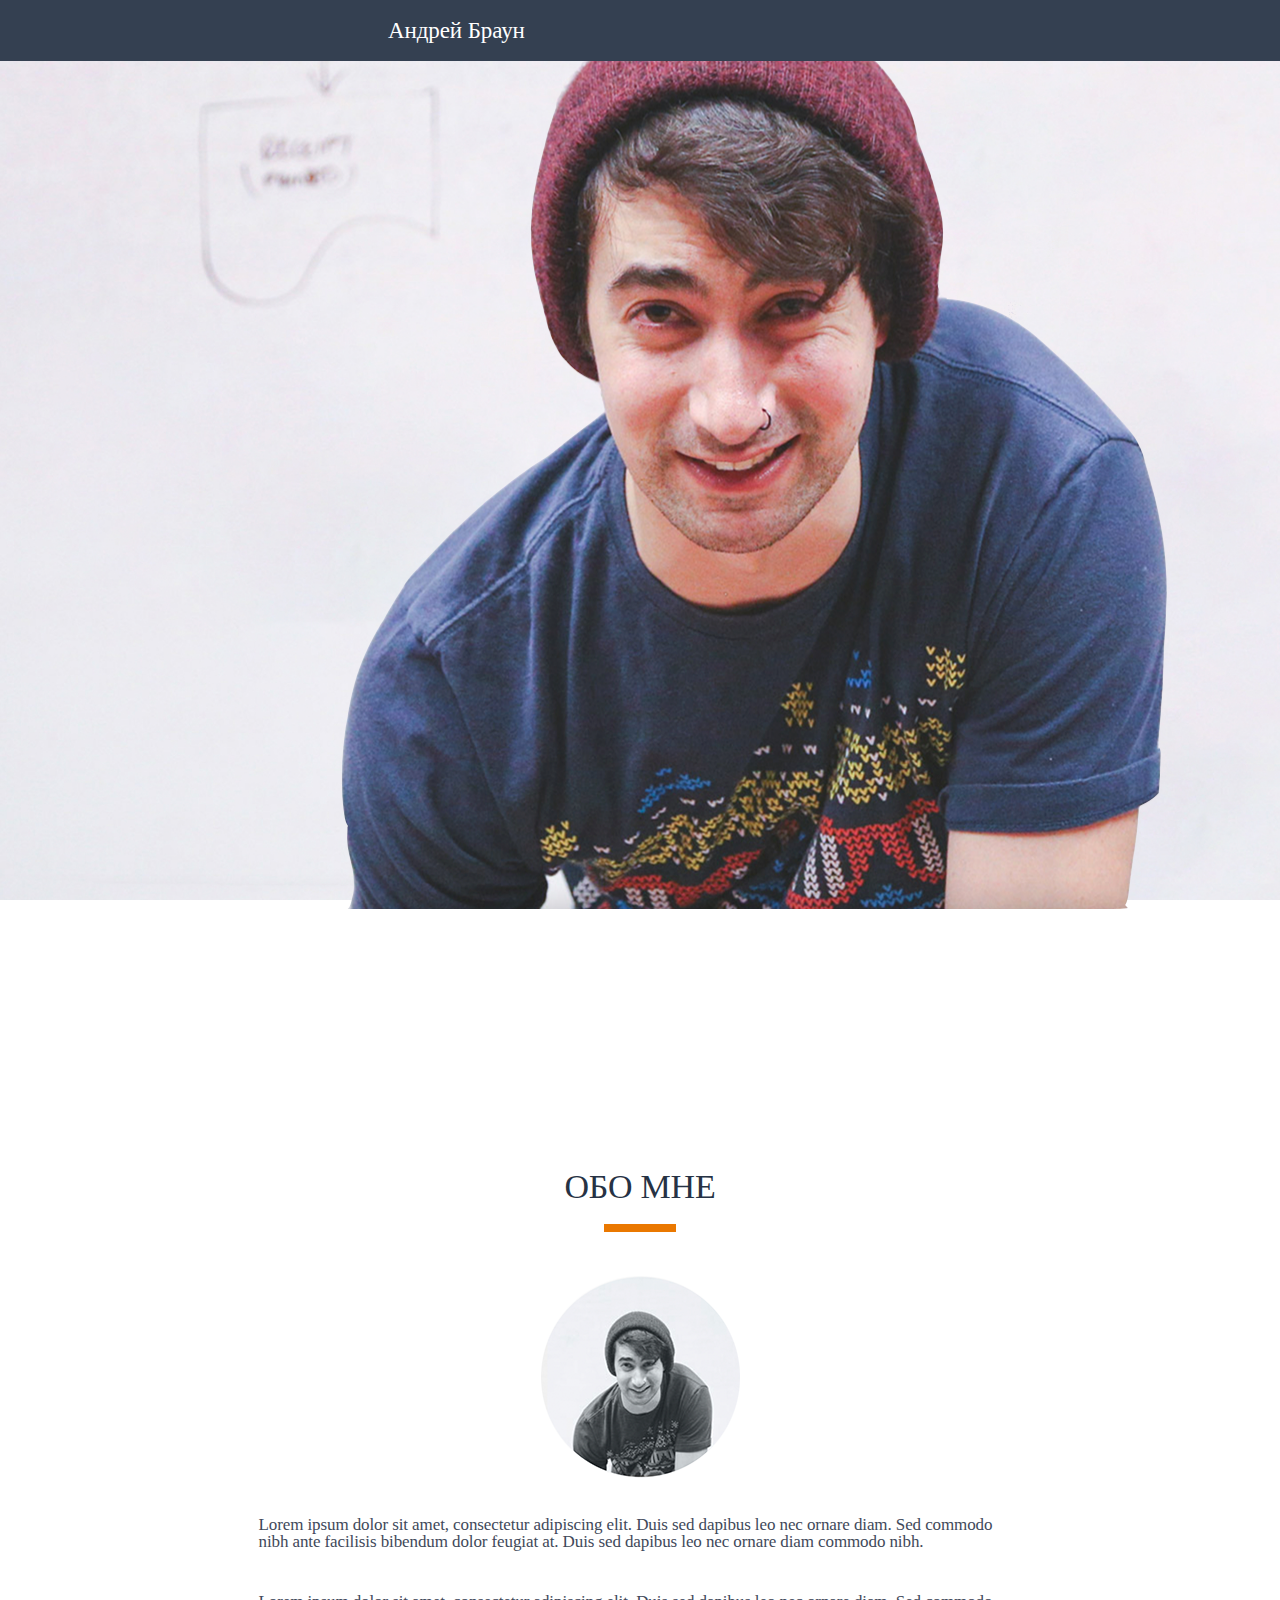
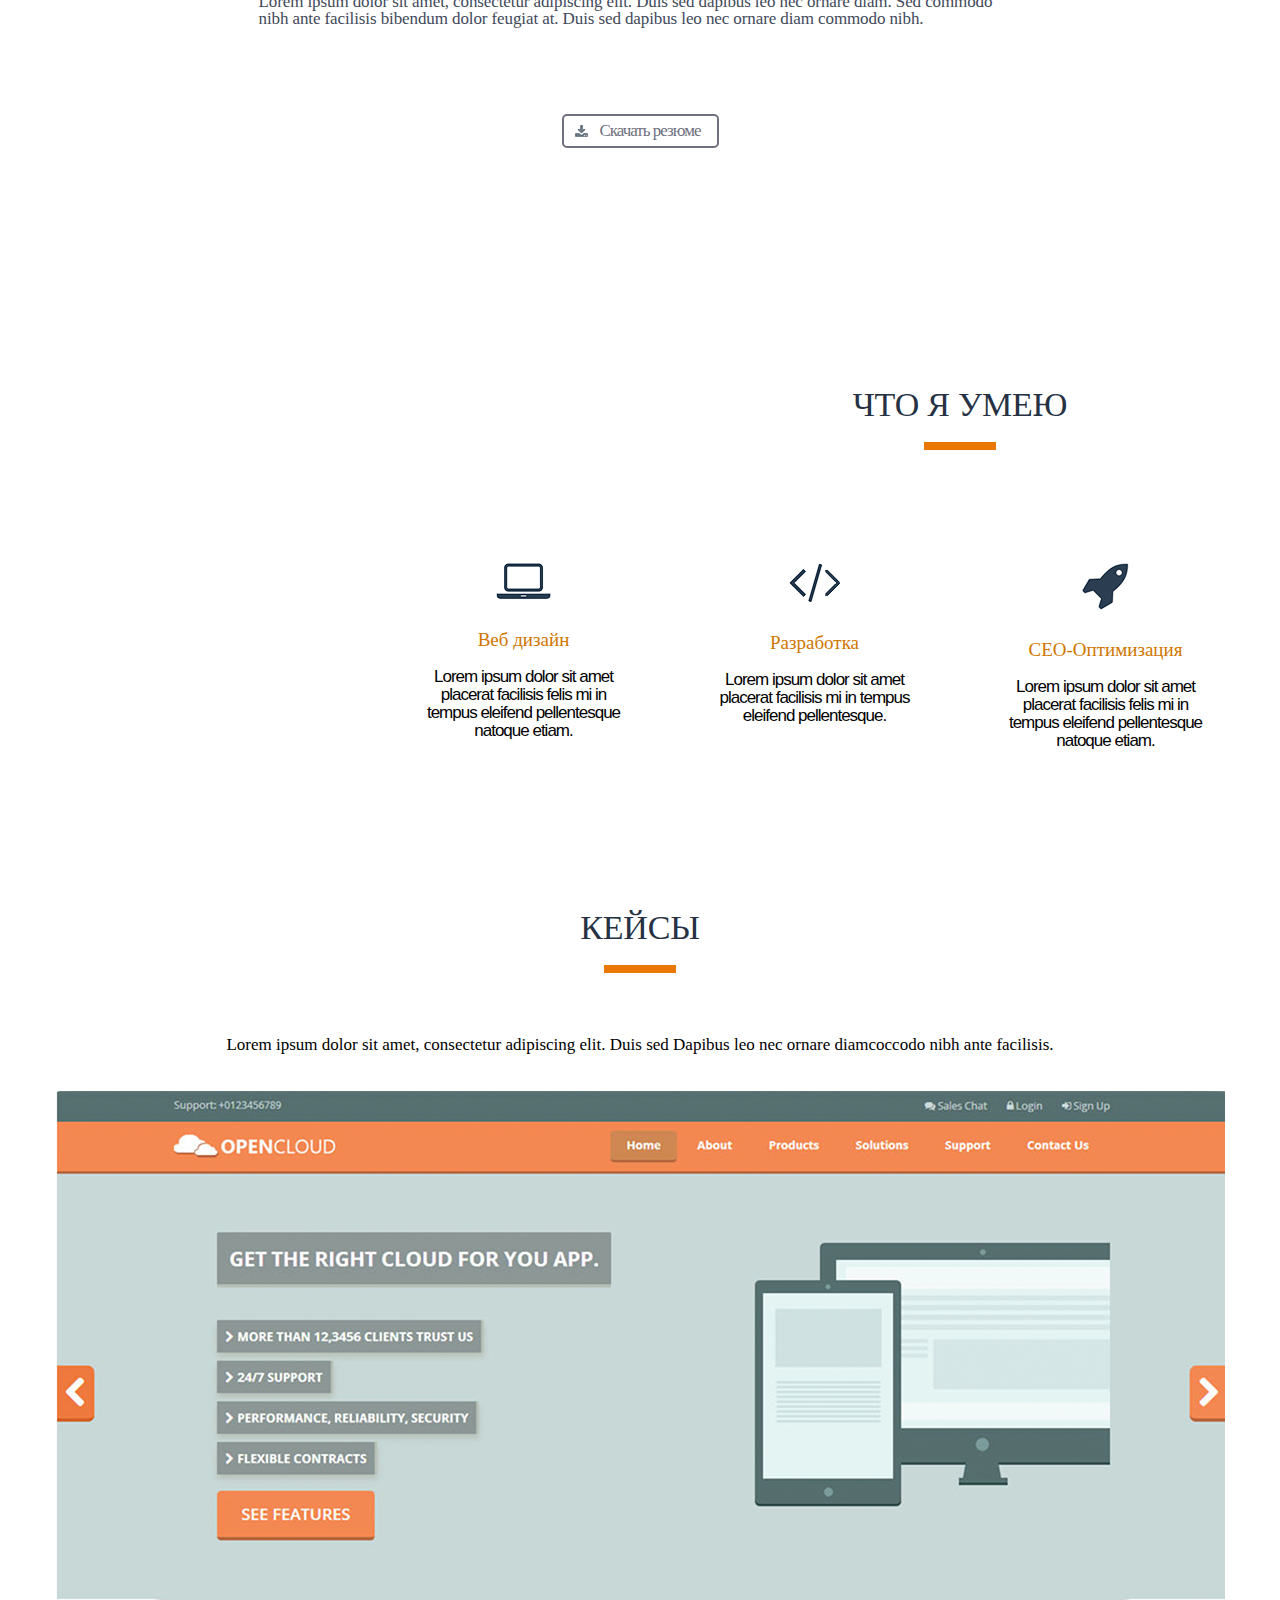
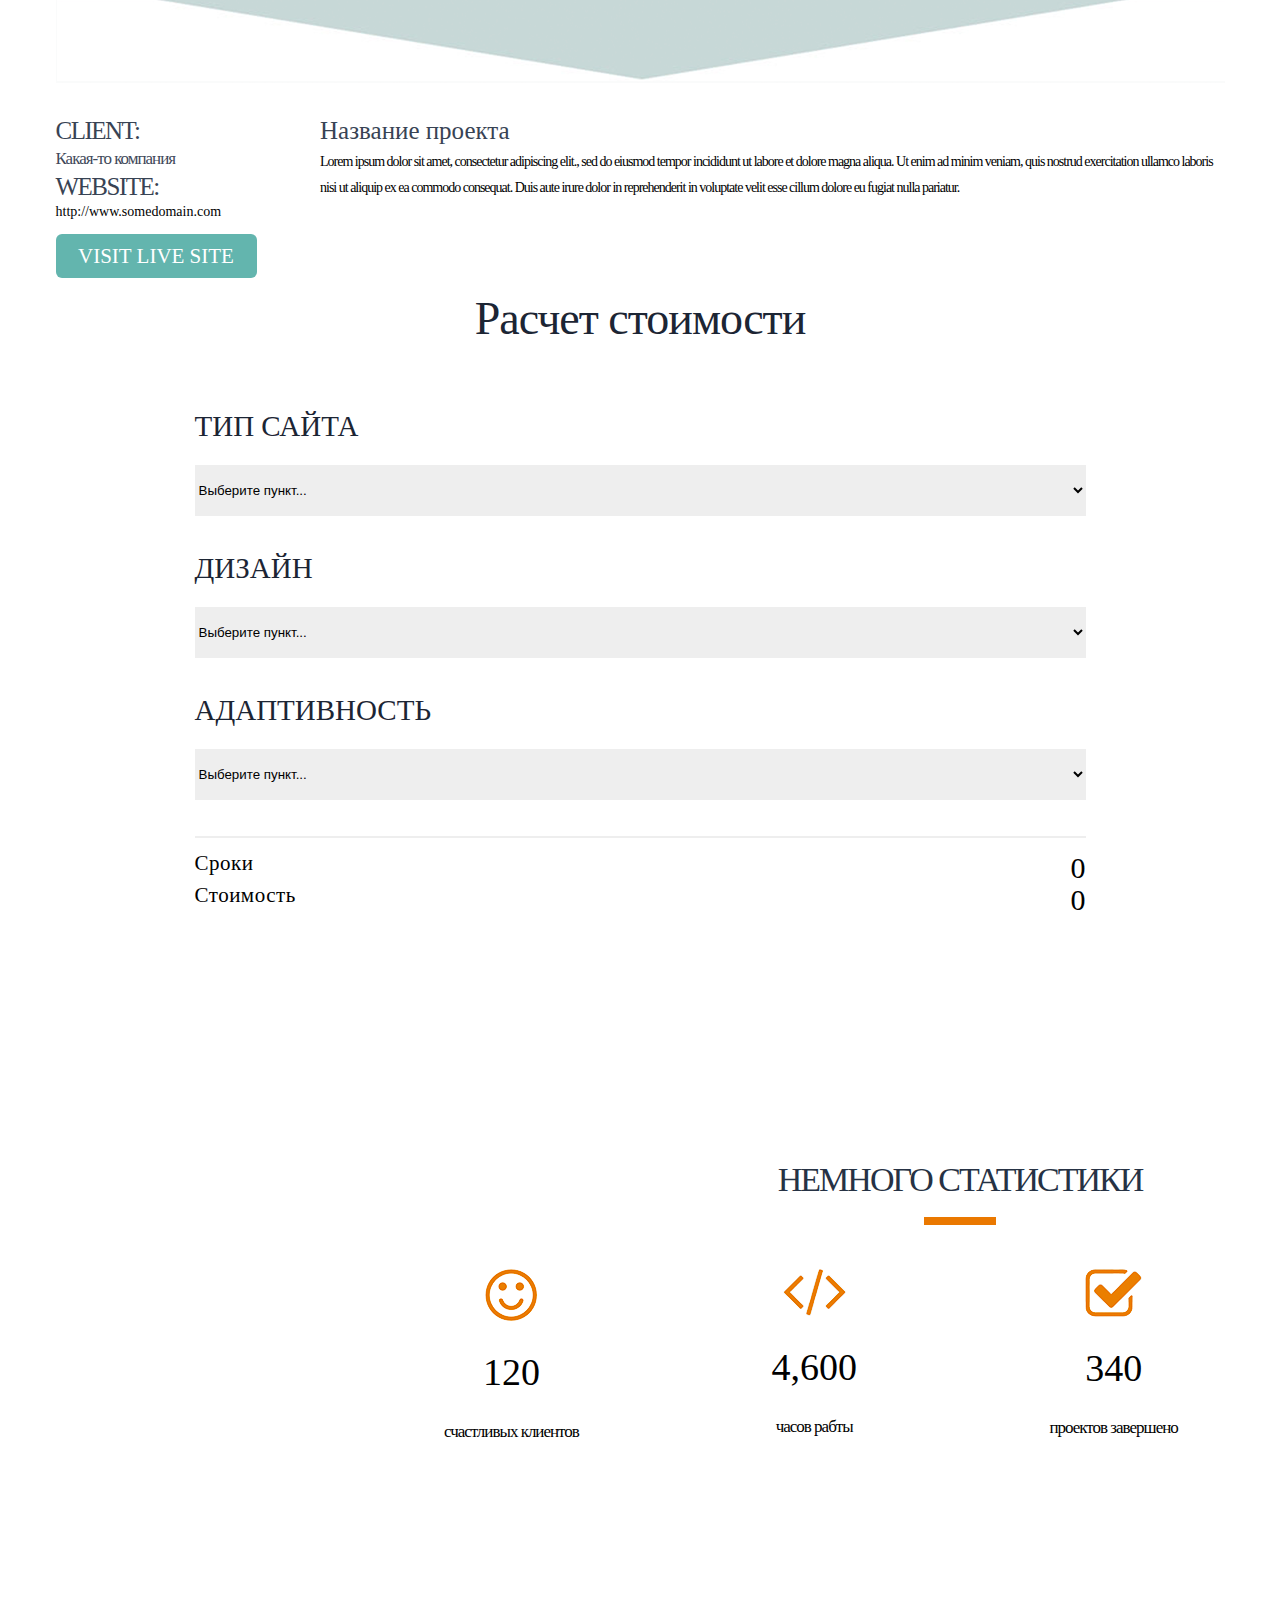
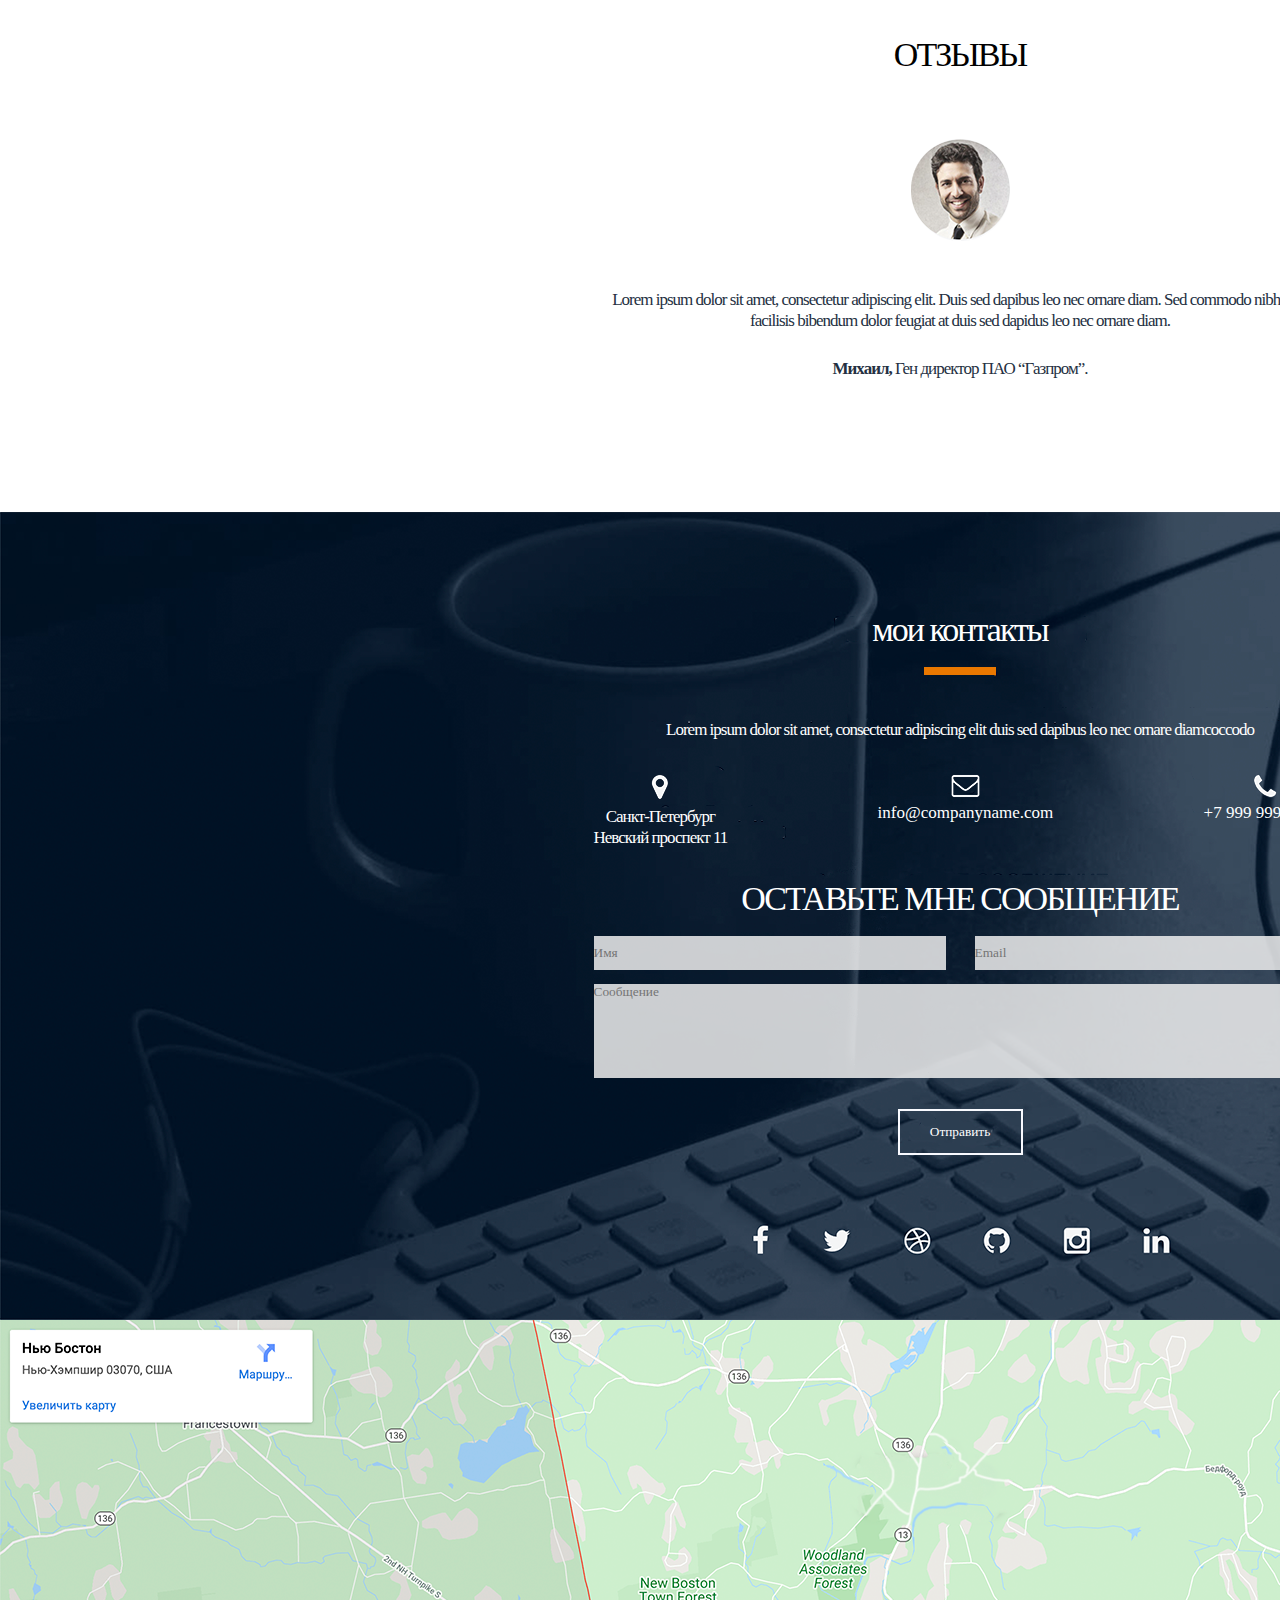
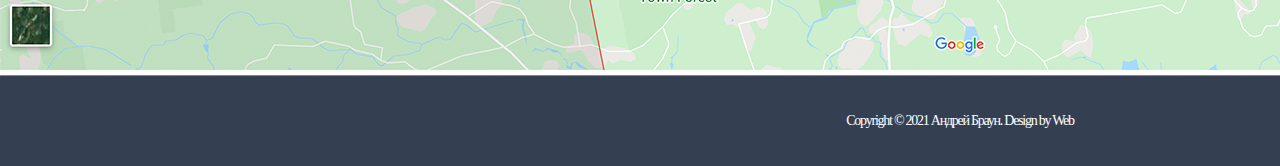
<file: MyProject/index.html>
<!DOCTYPE html>
<html lang="en,ru">
<head>
	<meta charset="UTF-8">
	<meta name="viewport" content="width=device-width, initial-scale=1.0">
	<meta property="og:title" content="Фул стек веб разработка, android разработка"> 
	<meta name="autor" content="Андрей Виноградов">
	<meta name="robots" content="all">
	<title>Андрей Браун</title>
	<link rel="stylesheet" href="css/reset.css">
	<link rel="stylesheet" href="css/index.css">
</head>

<body>
	<header class="nav">
		<div class="name">
			<p>Андрей Браун</p>
		</div>
		<div class="menu">
				<a href="#">Обо мне</a></li>
				<a href="#">Услуги</a></li>
				<a href="#">Кейсы</a></li>
				<a href="#">Прайс</a></li>
				<a href="#">Отзывы</a></li>
				<a href="#">Контакты</a></li>
		</div>
	</header>
	
	<main class="main">
		<div class="container">
		
			<div class="hello">
				<h2>Привет <br> Я Андрей Браун</h2>
				<h1>Фулл стек веб - разработчик и Android - разработчик</h1>
			</div>
			
			<div class="button">
				<a class="about" href="#">Обо мне</a>
				<a class="work" href="#">Мои работы</a>
			</div>
		</div>
	
	</main>
	
	<section class="about_me">
		<div class="container2">
			<div class="information">
				<h3>Обо мне</h3>
				<div class="line_a"></div>
				<img src="img\Пареньmini.png" alt="Фото мини">
					<div class="text1">
						<p>
							Lorem ipsum dolor sit amet, consectetur adipiscing elit. Duis sed dapibus leo nec ornare diam. Sed commodo nibh ante facilisis bibendum dolor feugiat at. Duis sed dapibus leo nec ornare diam commodo nibh.
						</p>
						
						<p>
							Lorem ipsum dolor sit amet, consectetur adipiscing elit. Duis sed dapibus leo nec ornare diam. Sed commodo 	nibh ante facilisis bibendum dolor feugiat at. Duis sed dapibus leo nec ornare diam commodo nibh.
						</p>
					</div>
			</div>
			<a class="download_button" href="#" download="download.pdf">
				<div class="download_button__wrapper">
					<img  src="img/downloadICO.png">
					<p>	Скачать резюме </p>
				</div>
			</a>
		</div>
	</section>

	<section class="skills">
		<h3>Что я умею</h3>
		<div class="line_b"></div>	
		<div class="slills_container">
			<div class="desinge">
				<img class="development_img" src="img\laptop.png" alt="Компьютер">
				<a href="#">Веб дизайн</a>
				<p>
					Lorem ipsum dolor sit amet placerat facilisis felis mi in tempus eleifend pellentesque natoque etiam.
				</p>
			</div>

			<div class="desinge">
				<img class="development_img" src="img\develop.png" alt="Тэги">
				<a href="#">Разработка</a>
				<p>
					Lorem ipsum dolor sit amet placerat facilisis mi in tempus eleifend pellentesque.
				</p>
			</div>

			<div class="desinge">
				<img class="development_img" src="img\rocket.png" alt="Ракета">
				<a href="#">СЕО-Оптимизация</a>
				<p>
					Lorem ipsum dolor sit amet placerat facilisis felis mi in tempus eleifend pellentesque natoque etiam.
				</p>
			</div>	

			<div class="desinge">	
				<img class="development_img" src="img\megaphone.png" alt="Телефон">
				<a href="#">Маркетинг</a>
				<p>
					Lorem ipsum dolor sit amet placerat facilisis felis mi in tempus eleifend pellentesque natoque.
				</p>				
			</div>
		</div>	
	</section>

	<section class="case">
		<div class="case1">
			<h3>Кейсы</h3>
			<div class="line_c"></div>
			<p>Lorem ipsum dolor sit amet, consectetur adipiscing elit. Duis sed Dapibus leo nec ornare diamcoccodo nibh ante facilisis.</p>
			<img src="img\кейсы.png" alt="Кейсы">
		</div>

		<div class="case2">
			<div class="client">
				<h4>CLIENT:</h4>
				<p class="company">Какая-то компания</p>
				<h4>WEBSITE:</h4>
				<a href="http://www.somedomain.com">http://www.somedomain.com</a>
			</div>
			<div class="project_name">
				<h4>Название проекта</h4>
				<p>
					Lorem ipsum dolor sit amet, consectetur adipiscing elit., sed do eiusmod tempor incididunt ut labore et dolore magna aliqua. Ut enim ad minim veniam, quis nostrud exercitation ullamco laboris nisi ut aliquip ex ea commodo consequat. Duis aute irure dolor in reprehenderit in voluptate velit esse cillum dolore eu fugiat nulla pariatur.
				</p>
			</div>
		</div>

		<div class="visit_button">
				<a href="#">VISIT LIVE SITE</a>
		</div>

	</section>

	<div class="price">
		<H3>Расчет стоимости</H3>
		<form class="form">
			<h4>ТИП САЙТА</h4>		
			<select class="select">
				<option class="select_dis" selected disabled="Сделайте выбор">Выберите пункт...</option>
				<option value="100">выбор1</option>
				<option value="200">выбор2</option>
				<option value="300">выбор3</option>
			</select>
			<h4>ДИЗАЙН</h4>
			<select class="select">
				<option class="select_dis" selected disabled="Сделайте выбор">Выберите пункт...</option>
				<option value="100">выбор1</option>
				<option value="200">выбор2</option>
				<option value="300">выбор3</option>
			</select>
			<h4>АДАПТИВНОСТЬ</h4>
			<select class="select">
				<option class="select_dis" selected disabled="Сделайте выбор">Выберите пункт...</option>
				<option value="100">выбор1</option>
				<option value="200">выбор2</option>
				<option value="300">выбор3</option>
			</select>	
		</form>
		<div class="line_d"></div>
				
	</div>

	<div class="price2">
		<div class="terms">
			<p class="t1">Сроки</p>
			<p class="c2">0</p>
		</div>

		<div class="terms">
			<p class="t1">Стоимость</p>
			<p class="c2">0</p>
		</div>
	</div>

	<section class="stat">
		<h3>НЕМНОГО СТАТИСТИКИ</h3>
		<div class="line_a"></div>

		<div class="stat_container">
			<div class="statistic">
				<img src="img\smile.png" alt="Smile">
				<p class="figure">120</p>
				<p class="word">счастливых клиентов</p>
			</div>
			<div class="statistic">
				<img src="img\programming.png" alt="Smile">
				<p class="figure">4,600</p>
				<p class="word">часов рабты</p>
			</div>
			<div class="statistic">
				<img src="img\tick.png" alt="Smile">
				<p class="figure">340</p>
				<p class="word">проектов завершено</p>
			</div>
			<div class="statistic">
				<img src="img\kubok.png" alt="Smile">
				<p class="figure">23</p>
				<p class="word">наград получено</p>
			</div>
		</div>
	
	</section>	
		
	<section class="review">
		<h3>ОТЗЫВЫ</h3>
		<img src="img\отзывы.png" alt="какой-то_мужик">
		<p>
			Lorem ipsum dolor sit amet, consectetur adipiscing elit. Duis sed dapibus leo nec ornare diam. Sed commodo nibh ante <br> facilisis bibendum dolor feugiat at duis sed dapidus leo nec ornare diam.
		</p>
		<p class="Mihel">
			<span class="Mihel_span">Михаил, </span> Ген директор ПАО “Газпром”.
		</p>
	</section>

	<section class="contacts">
		<div class="contact_container">
			<h3>мои контакты</h3>
			<div class="line_a"></div>
			<p>Lorem ipsum dolor sit amet, consectetur adipiscing elit duis sed dapibus leo nec ornare diamcoccodo</p>
			<div class="linc_container">
				<div class="adress">
					<img src="img\locate.png" alt="location">
					<p>Санкт-Петербург <br> Невский проспект 11</p>
				</div>
				<div class="adress">
					<img src="img\mail.png" alt="mail">
					<a href="mailto=info@companyname.com">info@companyname.com</a>
				</div>
				<div class="adress">
					<img src="img\phone.png" alt="phone">
					<a href="tel=+79999999999">+7 999 999-99-99</a>
				</div>
			</div>

			<h3 class="mesage">ОСТАВЬТЕ МНЕ СООБЩЕНИЕ</h3>

			<form class="form" action="#">
				<div class="input_area">
					<input class="input" name="a" name="1" id="" placeholder="Имя" required autocomplete="">
					<input class="input" type="mail" name="1" id="" placeholder="Email" required autocomplete="">
				</div>
				<textarea class="textarea" name="Textarea" id="" cols="30" rows="10" placeholder="Сообщение" required></textarea>
				<input class="input_button" type="submit" name="submit" id="" value="Отправить">
			</form>
		</div>
		
	</section>

	<div class="map_image">
		<img src="img\Карта.png" alt="map">
	</div>

</body>

	<footer class="footer">
		<p>Copyright © 2021 Андрей Браун. Design by Web</p>
	</footer>

</html>
</file>
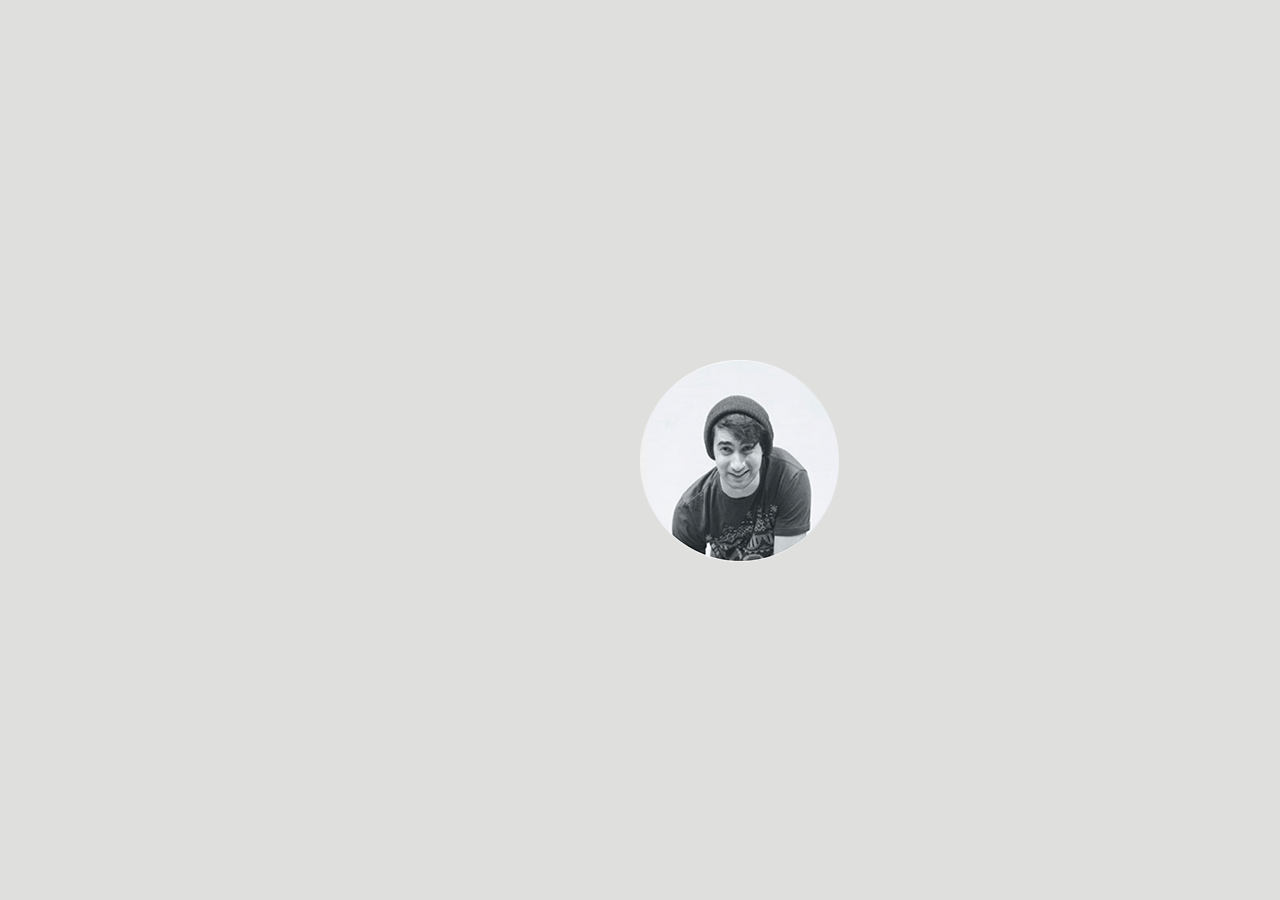
<file: MyProject/Loading/index.html>
<!DOCTYPE html>
<html lang="en">
<head>
    <meta charset="UTF-8">
    <meta http-equiv="X-UA-Compatible" content="IE=edge">
    <meta name="viewport" content="width=device-width, initial-scale=1.0">
    <title>Loader</title>
    <link rel="stylesheet" href="../Loading/index.css">
</head>
<body>
    <div class="circle">
        <img src="../../MyProject/img/Пареньmini.png" alt="">
        
    </div>
    
</body>
</html>
</file>
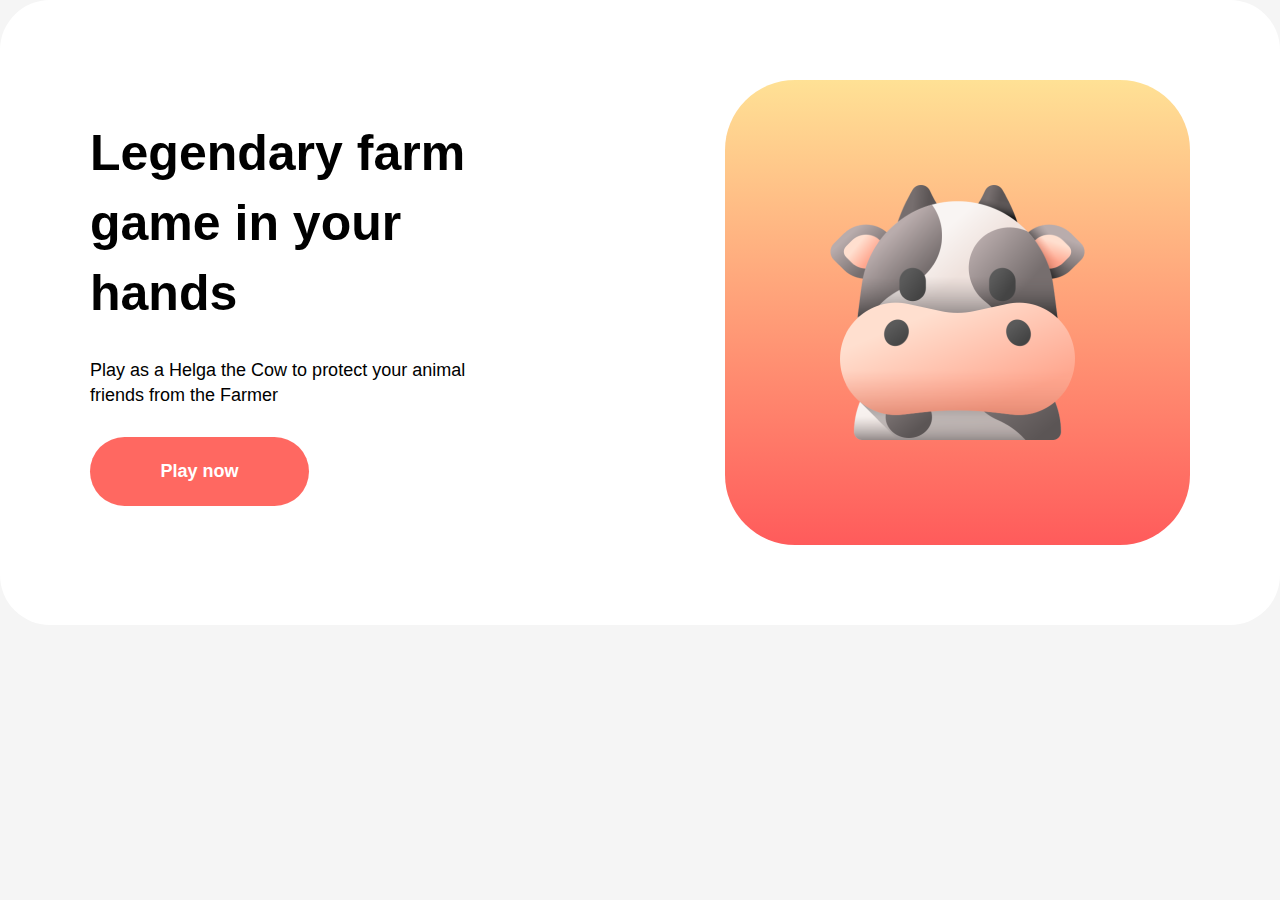
<file: WayUP/Lesson 1/index.html>
<!DOCTYPE html>
<html lang="en">
<head>
    <meta charset="UTF-8">
    <meta http-equiv="X-UA-Compatible" content="IE=edge">
    <meta name="viewport" content="width=device-width, initial-scale=1.0">
    <title>Legendary farm</title>
    <meta name="viewport" content="width=device-width, initial-scale=1.0, maximum-cale=1.0, user-scalable=0">
    <link rel="stylesheet" href="CSS/reset.css">
    <link rel="stylesheet" href="CSS/style.css">
</head>
<body>
    <div class="page_wrpper">
        <div class="content_wrapper">
            <div class="main_content">

                 <h1>
                Legendary farm game in your hands
                </h1>

                <p>
                    Play as a Helga the Cow to protect your animal friends from the Farmer
                </p> 

                <a href="#">Play now</a>

            </div>
        
            <div class="image_content">

                <img src="img/image 1.png" alt="Cow">

            </div>

        </div>

    </div>
    
</body>
</html>
</file>
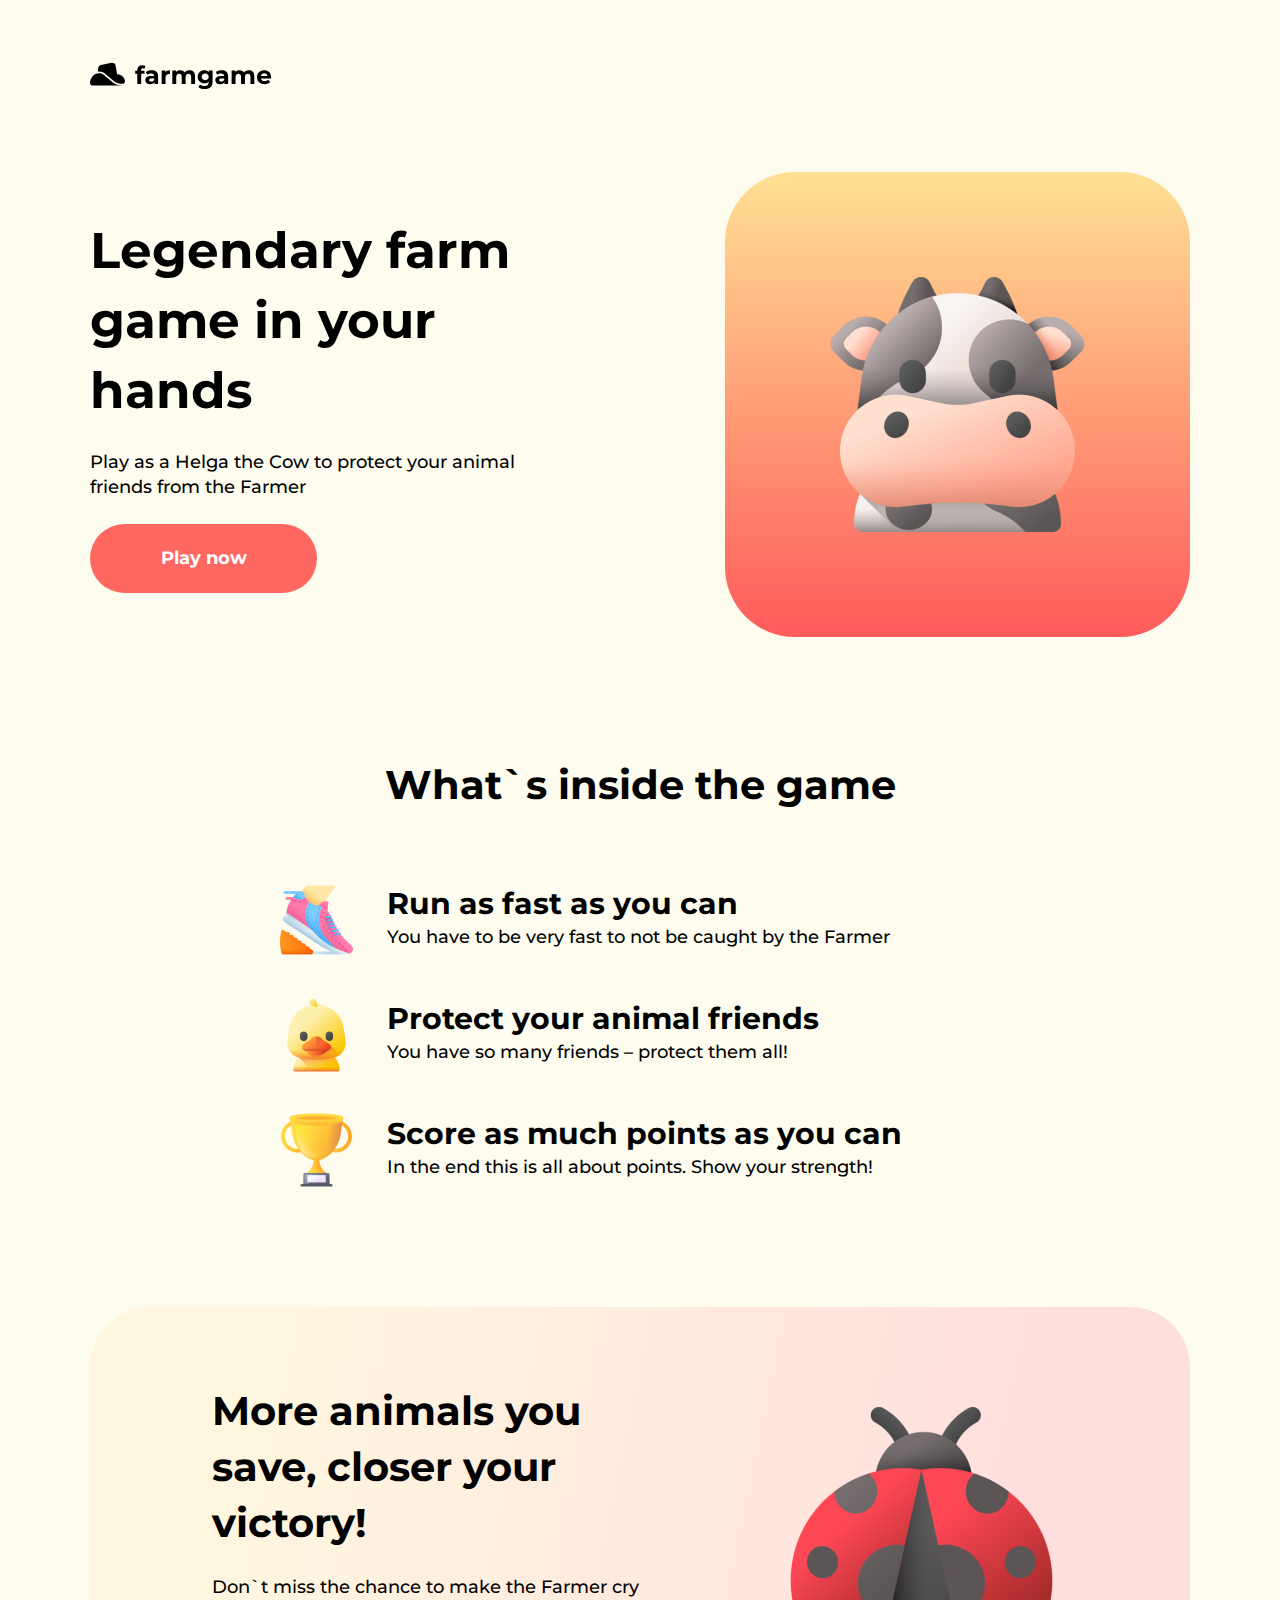
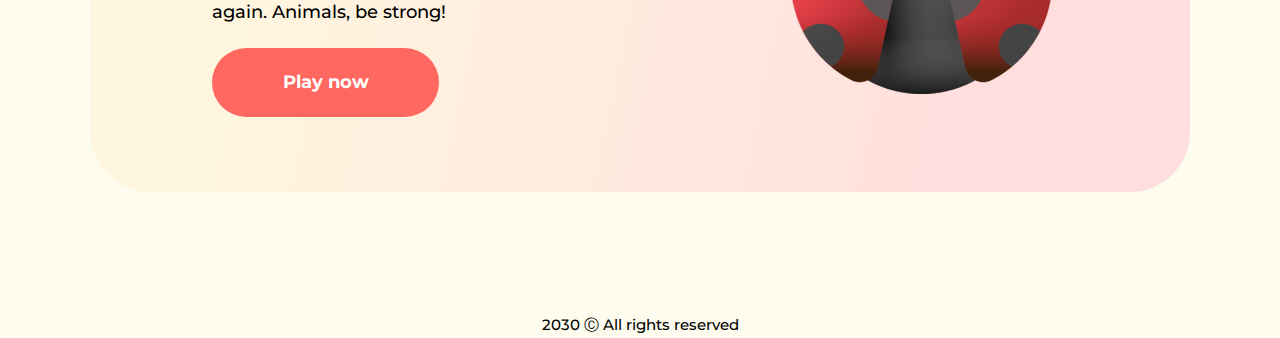
<file: WayUP/Lesson 2/index.html>
<!DOCTYPE html>
<html lang="en">
<head>
    <meta charset="UTF-8">
    <meta http-equiv="X-UA-Compatible" content="IE=edge">
    <meta name="viewport" content="width=device-width, initial-scale=1.0">
    <link rel="shortcut icon" href="img/fav.svg" type="image/x-icon">
    <title>Legendary farm</title>
    <link rel="preconnect" href="https://fonts.googleapis.com">
    <link rel="preconnect" href="https://fonts.gstatic.com" crossorigin>
    <link href="https://fonts.googleapis.com/css2?family=Montserrat:wght@500;700&family=Poppins:wght@400;500;600;700;900&display=swap" rel="stylesheet">
    <meta name="viewport" content="width=device-width, initial-scale=1.0, maximum-cale=1.0, user-scalable=0">
    <link rel="stylesheet" href="CSS/reset.css">
    <link rel="stylesheet" href="CSS/style.css">
</head>

<body>
    <header class="header">
        <div class="header-wrapper">
           <img class="logo" src="img/logo.svg" alt="farmgame">
            <div class="main-content-wrapper">
                <div class="link-content">
                    <h1>Legendary farm game in your hands</h1>
                    <p>Play as a Helga the Cow to protect your animal friends from the Farmer</p>
                    <a class="btn" href="#">Play now</a>  
                </div>
                <img class="cow-img" src="img/cow.png" alt="cow">            
            </div>  
        </div>
           
    </header>
    <section class="section">
        <div class="section-wrapper">
            <h2>What`s inside the game</h2>
                <div class="sec-wrapp">
                    <div class="game">
                        <img src="img/image2.png" alt="foot">
                            <div class="block">
                                <h3>Run as fast as you can</h3>
                                <p>You have to be very fast to not be caught by the Farmer</p>
                            </div>
                    </div>      
                    <div class="game">
                        <img src="img/image3.png" alt="duck">        
                            <div class="block">
                                <h3>Protect your animal friends</h3>
                                <p>You have so many friends – protect them all!</p>
                            </div>
                    </div>
                    <div class="game">
                        <img src="img/image1.png" alt="cup">
                            <div class="block">
                                <h3>Score as much points as you can</h3>
                                <p>In the end this is all about points. Show your strength!</p>
                            </div>
                    </div>
                </div>   
        </div>        
    </section>
    <section class="section-cow">
        <div class="section-wrapper2"> 
            <div class="animals">
                <h2>More animals you save, closer your victory!</h2>
                <p>Don`t miss the chance to make the Farmer cry again. Animals, be strong!</p>
                <a class="btn" href="#">Play now</a>   
            </div>
            <img src="img/image4.png" alt="fly-cow">
        </div>         
    </section>

</body>

<footer>
    <p class="footer">2030 Ⓒ All rights reserved</p> 
</footer>

</html>
</file>
<file: MyProject/css/index.css>
body {
    margin: 0 auto;
    max-width: 1920px;
}
.nav {
    background: #344051;
    display: flex;
    justify-content:space-between;
    font-weight: 400;
    font-family: 'Franklin Gothic Medium'; 
    position: fixed;
    width: 1920px;
    
}

.name {
    font-size: 23px;
    line-height: 61px;
    margin-left: 388px;
    color: #fff;
    letter-spacing: -0.1px;
    animation: loading_2 2s ease forwards;
}

.menu {
    display: flex;
    font-size: 17px;
    text-transform: uppercase;
    line-height: 61px;
    margin-right: 421px;
    width: 550px;
    justify-content: space-between;
    animation: loading_1 2s ease forwards;
    opacity: 0;
    
}

.menu a:hover {
    color: #CF7600;
    transition: all 0.5s;
}

.menu a:hover::after {
    transform: scaleX(1);
    transition: transform 0.5s;
    transform-origin: left;

}

.menu a::after {
    content: "";
    background-color: #CF7600;
    width: 100%;
    height: 2px;
    position: absolute;
    left: 0; bottom: 15px;
    transform: scaleX(0);
    transform-origin: right;
    transition: transform 0.3s;
}

.menu a:active {
    transition: all 0.05s;
    transform: scale(1.2);
}

@keyframes loading_1 {
    from {
        opacity: 0;
        margin-right: -400px;
    }

    to {
        opacity: 1;
        margin-right: 421px;
    }
}


@keyframes loading_2 {
    from {
        opacity: 0;
        margin-left: -200px;
    }

    to {
        opacity: 1;
        margin-left: 438px;
    }
}


@keyframes loading_3 {
    from {
        opacity: 0;
        margin-left: -400px;    
    }

    to {
        opacity: 1;
        margin-left: 401px;
    }
}


.menu a{
    display: block;
    color: #fff;
    letter-spacing: -0.1px;
    position: relative;
    transition: all 0.5s;
    transform: scale(1);
}


.main {
    font-family: 'Franklin Gothic Medium'; 
    display: flex;
    background: url(../img/Парень.png) 75% 45% no-repeat, url(../img/фон.jpg) no-repeat center/cover; 
    height: 1067px;
    margin: 0 auto;
    width: 1920px;
    margin-bottom: 103px;
    background-attachment: fixed;
   
    
}

.container {
    margin: 423px 76px 0px 401px;
    text-align: center;
    animation: loading_3 1.5s ease forwards;
    animation-delay: 2s;
    opacity: 0;

}

.hello h2 {
    font-size: 84px;
    line-height: 87px;
    letter-spacing: -5px;
    color: #2C384A;
    margin-bottom: 23px;
    
}

.hello h1 {
    font-size: 21px;
    line-height: 20px;
    letter-spacing: -1.5px;
    margin-bottom: 47px;
    color: #6D7682;
    
}

.button {
    display: flex;
    justify-content: center;
    

}

.button a{
    display: block;
    font-family: 'Franklin Gothic Medium'; 
    color: #6D7682;
    transform: scale(1);
    transition: all 0.5s;

}

.button a:hover  {
    background-color: #344051;
    color: #fff;
    transition: all 0.6s;
    transform: scale(1.2);
}

.button a:active {
    transition: all 0.1s;
    background: #CF7600;
    color: #F9FAFF;
}

.about { 
    display: block;
    font-size: 19px;
    line-height: 42px;
    border: 2px solid #6D7682;
    border-radius: 7px;
    width: 95px;
    margin-right: 26px;
}

.work {
    display: block;
    font-size: 19px;
    line-height: 42px;
    border: 2px solid #6D7682;
    width: 126px;
    border-radius: 7px;
    
}

.about_me {
    margin: 0 auto;
    text-align: center;
    height: 717px;
    font-family: 'Franklin Gothic Medium'; 
    width: 763px;
        
}


.information h3 {
    font-size: 34px;
    letter-spacing: -0.2px;
    text-transform: uppercase;
    color: #263244;
    line-height: 34px;
}

.information {
    margin-bottom: 60px;
}

.line_a {
    display: block;
    background: #EA7800;
    border: 4px solid #EA7800;
    width: 72px;
    margin: 0 auto;
    margin-top: 20px;
    margin-bottom: 44px;
    
}

.text1 {
    margin-top: 38px;
    height: 138px;
    text-align: left;
    display: block;
    
}

.text1 p {
    font-size: 17px;
    line-height: 17px;
    color: #3F495A;
    letter-spacing: -0.1px;

}

.text1 p + p {
    margin-top: 43px;

}

.download_button {
    margin: 0 auto;
    display: block;
    width: 157px;
    transition: all 0.4s;
} 


.download_button__wrapper {
    margin: 0 auto;
    display: flex;
    width: 157px;
    height: 34px;
    border: 2px solid #6F707E;
    border-radius: 5px;

}

.download_button__wrapper img{
    display: block;
    width: 15px;
    height: 14px;
    margin: auto 11px auto 10px;

}

.download_button__wrapper p{
    font-size: 17px;
    line-height: 30px;
    font-family: "Franklin Gothic Medium";
    color: #6F707E;
    letter-spacing: -1px;
    display: block;
    
}

.download_button:hover {
    background-color: #344051;
    transition: all 0.4s;
    transform: scale(1.2);
    border-radius: 4px;
    
}

.download_button:active {
    transition: all 0.4s;
    background: #CF7600;
}

.download_button__wrapper p:hover {
    color: #fff;
}

.download_button p:active {
    color: #fff;

}


.skills h3 {
    font-size: 34px;
    letter-spacing: -0.2px;
    text-transform: uppercase;
    color: #263244;
    line-height: 34px;
    
}



.skills {
    padding-top: 101px;
    margin: 0 auto;
    text-align: center;
    height: 523px;
    width: 1920px;
    font-family: 'Franklin Gothic Medium'; 
    background: url(../img/skill_bg.png) no-repeat center/cover;
    background-attachment: fixed;


}


.line_b {
    display: block;
    background: #EA7800;
    border: 4px solid #EA7800;
    width: 72px;
    margin: 0 auto;
    margin-top: 20px;
    margin-bottom: 113px;
    
}

.slills_container {
    display: block;
    display: flex;
    justify-content: space-between;
    width: 1089px;
    margin: 0 auto;
    

}

.slills_container, desinge, development, optimization, marketing {
    font-size: 17px;
    font-family: arial;
    
}

.development_img {
    display: block;
    margin: 0 auto;
    margin-bottom: 30px;
}

.desinge a{
    display: block;
    font-family: 'Bahnschrift';
    color: #CF7600;
    font-size: 19px;
    line-height: 20px;
    margin-bottom: 18px;
    
}

.desinge p {
    font-size: 17px;
    line-height: 18px;
    letter-spacing: -1px;
    width: 216px;
    font-family: arial;
    
}

.case {
    margin: 0 auto;
    text-align: center;
    height: 1083px;
    width: 1169px;
    font-family: 'Franklin Gothic Medium'; 

}

.line_c {
    display: block;
    background: #EA7800;
    border: 4px solid #EA7800;
    width: 72px;
    margin: 0 auto;
    margin-top: 20px;
    margin-bottom: 63px;
    
}



.case h3 {
    font-size: 34px;
    letter-spacing: -0.2px;
    text-transform: uppercase;
    color: #263244;
    line-height: 34px;
    padding-top: 101px;

}

.case1 p {
    font-size: 17px;
    font-family: 'Calibri';
    margin-bottom: 38px;

}

.case img {
    margin-bottom: 37px;
}

.case2 {
    display: block;
    display: flex;
    width: 1169px;
    margin: 0 auto;
    margin-bottom: 15px;
}

.client {
    text-align: left;
    
    
}
.client h4 {
    font-family: 'Franklin Gothic Medium';
    font-size: 25px;
    line-height: 21px;
    letter-spacing: -1.5px;
    margin-bottom: 8px;
    color: #384354;

}

.company {
    margin-bottom: 7px;
}

.client p {
    color: #3F495A;
    font-family: 'Franklin Gothic Medium';
    font-size: 17px;
    line-height: 20px;
    letter-spacing: -1px;
}

.project_name {
    text-align: left;
    margin-left: 99px;
}

.project_name h4 {
    font-family: 'Franklin Gothic Medium';
    font-size: 25px;
    line-height: 21px;
    color: #384354;
    margin-bottom: 8px;
}

.project_name p {
    font-family:  'Calibri';
    font-size: 14px;
    line-height: 26px;
    letter-spacing: -1px;
}

.visit_button {
    display: block;
    width: 201px;
    background: #63B5AE;
    border-radius: 6px;
    font-family: 'Franklin Gothic Medium';
    text-align: center;
    transition: all 0.4s;
     
}

.visit_button:hover {
    background-color: #344051;
    transition: all 0.4s;
    transform: scale(1.2);
    border-radius: 4px;

}

.visit_button:active {
    transition: all 0.1s;
    background: #CF7600;
    
}

.visit_button  a{
    font-family: 'Franklin Gothic Medium';
    color: #FFFFFF;
    font-size: 21px;
    line-height: 44px;
}

.price {
    width: 891px;
    margin: 0 auto;
    
}

.price H3 {
    font-family: 'Franklin Gothic Medium';
    font-size: 46px;
    line-height: 52px;
    letter-spacing: -1px;
    text-align: center;
    margin-bottom: 65px;
    color: #1C2534;
}

.price h4 {
    font-family: 'Franklin Gothic Medium';
    color: #1C2534;
    font-size: 29px;
    line-height: 33px;
    text-transform: uppercase;
    margin-bottom: 22px;
    
}

.select {
    display: block;
    width: 891px;
    height: 51px;
    background: #EEEEEE;
    margin-bottom: 36px;
}

.line_d {
    display: block;
}

.select_dis {
    display: block;
    margin-left: 24px;
    font-family: 'Franklin Gothic Medium';
    font-size: 17px;
    color: #737373;
    
}

.line_d {
    display: block;
    width: 891px;
    background: #EEEEEE;
    height: 2px;
    margin-bottom: 15px;

}

.price2 {
    width: 891px;
    margin: 0 auto;
    margin-bottom: 148px;

}

.t1 {
    display: block;
    font-family: 'Franklin Gothic Medium';
    font-size: 21px;
    letter-spacing: 0.5px;

}

.c2 {
    display: block;
    font-family: 'Franklin Gothic Medium';
    font-size: 30px;
}

.terms {
    display: flex;
    justify-content: space-between;
    margin-bottom: 2px;
}

.stat {
    background: url(../img/bgstat.png) no-repeat center/cover;
    width: 1920px;
    margin: 0 auto;
    padding-top: 100px;
    background-attachment: fixed;

}

.stat h3 {
    text-align: center;
    font-family: 'Franklin Gothic Medium';
    font-size: 34px;
    letter-spacing: -0.2px;
    text-transform: uppercase;
    color: #263244;
    line-height: 34px;
    margin: 0 auto;
    letter-spacing: -2px;

}

.stat_container {
    display: block;
    display: flex;
    margin: 0 auto;
    justify-content: space-between;
    width: 1032px;
}

.statistic {
    text-align: center;
    font-family: 'Franklin Gothic Medium';
}

.statistic img {
    margin-bottom: 32px;

}

.figure {
    font-size: 38px;
    font-family: impact;
    margin-bottom: 32px;

}

.word {
    font-size: 17px;
    letter-spacing: -1px;
    margin-bottom: 110px;

}

.review {
    width: 1920px;
    text-align: center;
    margin: 0  auto;
    padding-top: 100px;

}

.review h3 {
    font-size: 34px;
    line-height: 10px;
    font-family: 'Franklin Gothic Medium';
    margin-bottom: 79px;
    letter-spacing: -2px;
}

.review img {
    margin-bottom: 48px;
}

.review p {
    font-family: 'Calibri';
    font-size: 17px;
    line-height: 21px;
    letter-spacing: -1px;
    color: #243042;
}

.Mihel {
    margin-top: 27px;
    margin-bottom:  133px;
}

.Mihel_span {
    font-weight: bold;
}


.contacts {
    background: url(../img/bg3.png) no-repeat center/cover;
    width: 1920px;
    height: 808px;
    margin: 0 auto;

}

.contact_container {
    width: 733px;
    margin: 0 auto;
    padding-top: 101px;
    color: #FFFFFF;
    
    
}

.contact_container h3 {
    font-family: 'Franklin Gothic Medium';
    font-size: 34px;
    letter-spacing: -2px;
    color: #fff;
    text-align: center;
    margin-bottom: 20px;
    
}

.contact_container p {
    text-align: center;
    font-size: 17px;
    line-height: 21px;
    letter-spacing: -1px;
    font-family: 'Calibri';
    margin-bottom: 34px;
}

.linc_container {
    display: flex;
    justify-content: space-between;
    
}

.adress a {
    font-family: 'Calibri';
    color: #FFFFFF;
    display: block;
    font-size: 17px;
    
}

.adress {
    text-align: center;
}   

.adress img {
    margin-bottom: 6px ;

}

.mesage {
    font-size: 30px;
    letter-spacing: -1.25px;
    margin-bottom: 30px;
}

.input {
    display: block;
    width: 352px;
    height: 34px;
    background-color: rgba(238, 238, 238, 0.85);
    transition: all 0.4s;
    

}

.input:focus {
    transition: all 0.4s;
    border: 3px solid #EA7800;
    border-radius: 3px;
    box-shadow: 1px 1px 1px 3px rgba(207, 118, 0, 0.4);

}

.input_area {
    display: flex;
    justify-content: space-between;
    margin-bottom: 14px;

}

.textarea {
    width: 732px;
    height: 94px;
    background-color: rgba(238, 238, 238, 0.85);
    margin-bottom: 28px;
    transition: all 0.4s;
}

.textarea:focus {
    transition: all 0.4s;
    border: 3px solid #EA7800;
    border-radius: 3px;
    box-shadow: 1px 1px 1px 3px rgba(207, 118, 0, 0.4);
}

.input_button {
    display: block;
    width: 125px;
    height: 46px;
    background-color: transparent;
    border: 2px solid #F9FAFF;
    color: #FFFFFF;
    margin: 0 auto;
    transition: 0.4s;
    
}

.input_button:hover {
    background-color: #344051;
    transition: all 0.4s;
    transform: scale(1.2);
    border-radius: 4px;
}

.input_button:active {
    transition: all 0.1s;
    background: #CF7600;
    color: #F9FAFF;
}

.map_image {
    text-align: center;
}

.footer {
    background: #344051;
    margin: 0 auto;
    width: 1920px;
    text-align: center;
}

.footer p {
    color: #fff;
    letter-spacing: -1.25px;
    line-height: 90px;
    
}
</file>
<file: WayUP/Lesson 1/CSS/style.css>
body {
    font-family: Arial, Helvetica, sans-serif;
    background: #F5F5F5;

}

.page_wrpper {
    margin: 0 auto;
    max-width: 1600px;
    max-height: 625px;
    border-radius: 50px;
    background: #fff;
    

}

.content_wrapper {
    padding: 80px 0;
    max-width: 1100px;
    margin: 0 auto;
    display: flex;
    justify-content: space-between;

}


.main_content {
    padding: 38px 0;

}


.main_content h1 {
    font-size: 50px;
    line-height: 70px;
    font-weight: 700;
    max-width: 465px;
    margin-bottom: 30px;
}


.main_content p {
    font-size: 18px;
    line-height: 24.6px;
    max-width: 423px;
    margin-bottom: 30px;

}


.main_content a {
    display: block;
    text-align: center;
    font-size: 18px;
    line-height: 69px;
    font-weight: 700;
    background: #FF6861;
    border-radius: 100px;
    max-width: 219px;
    color: #fff;

}

.image_content {
    display: block;
    padding: 105px;
    background: linear-gradient(180deg, #FFE195 0%, #FF5B5B 100%);
    border-radius: 70px;
    max-width: 465px;

}
</file>
<file: WayUP/Lesson 2/CSS/style.css>
body {
    font-family: 'Montserrat', sans-serif;
    font-size: 18px;
    font-weight: 500;
    line-height: 1.4em;
    background: #FDFCEF;
}

.header-wrapper {
    max-width: 1100px;
    margin: 0 auto;
    margin-top: 60px;
}

.header {
    margin-bottom: 120px;
}

.logo {
    margin-bottom: 82px;
}

/* main content */

.main-content-wrapper {
    display: flex;
    justify-content: space-between;
    margin: 0 auto;
    align-items: center;
}

.link-content {
    max-width: 465px;
    gap: 30px;
    display: flex;
    flex-direction: column;
    gap: 24px;
}

.link-content h1 {
    font-weight: 700;
    font-size: 50px;
    line-height: 1.4em;
}

.link-content p {
    line-height: 1.37em;
}

.btn {
    display: block;
    color: #fff;
    background: #FF6861;
    border-radius: 100px;
    max-width: 227px;
    height: 69px;
    font-weight: 700;
    line-height: 69px;
    text-align: center;
    transition: all 0.5s ease;
}


.btn:hover {
    background: #f02016;
    transform: scale(1.1);
}


.cow-img {
   display: block;
   width: 465px;
   height: 465px;
   padding: 105px;
   background: linear-gradient(180deg, #FFE195 0%, #FF5B5B 100%);
   border-radius: 70px;
}

/* 2 секиця */

.section {
    margin-bottom: 120px;
}

.section-wrapper {
    max-width: 1100px;
    margin: 0 auto;
}

.sec-wrapp {
    max-width: 720px;
    margin: 0 auto;
    display: flex;
    flex-direction: column;
    gap: 41px;
}

.section h2{
    text-align: center;
    font-weight: 700;
    font-size: 40px;
    line-height: 1.4em;
    margin-bottom: 70px;
}

.game {
    display: flex;
    
}

.game:hover img {
    transform: scale(1.3);
}

.block h3 {
    font-size: 30px;
    font-weight: 700;
    line-height: 1.4em; 
}

.block p {
    font-size: 18px;
    line-height: 1.37em; 
}

.game img {
    display: block;
    margin-right: 34px;
    transition: all 0.5s ease;
 
}

/* 3 секция */

.section-cow {
    margin-bottom: 120px;
}

.section-wrapper2 {
    max-width: 1100px;
    margin: 0 auto;
    background: linear-gradient(102deg, #FFF6DF 17.38%, #FFDFDE 81.25%);
    border-radius: 60px;    
    display: flex;
    justify-content: space-between;
    padding: 76px 125px 75px 122px;
    align-items: center;
}


.animals {
    max-width: 475px;
    display: flex;
    flex-direction: column;
    gap: 24px;
}

.animals h2 {
    font-weight: 700;
    font-size: 40px;
    line-height: 1.4em;
}

.animals p {
    line-height: 1.37em;
}

.section-cow img {
    display: block;
    width: 287px;
    height: 287px;
}

.footer {
    text-align: center;
    font-size: 15px;
    font-weight: 500;
    margin-bottom: 120px;
}
</file>
<file: MyProject/Loading/index.css>
body {
    margin: 0;
    padding: 0;
    background: rgba(105, 103, 99, 0.212);
}

.circle {
    position: absolute;
    top: 40%;
    left: 50%;
    animation: animate 2.5s infinite linear;
    
}


@keyframes animate {
    0% {
        transform: translate(0%, 0%) rotate(0deg);
    } 
    100% {
        transform: translate(0%, 0%) rotate(360deg);
    }
}
</file>
